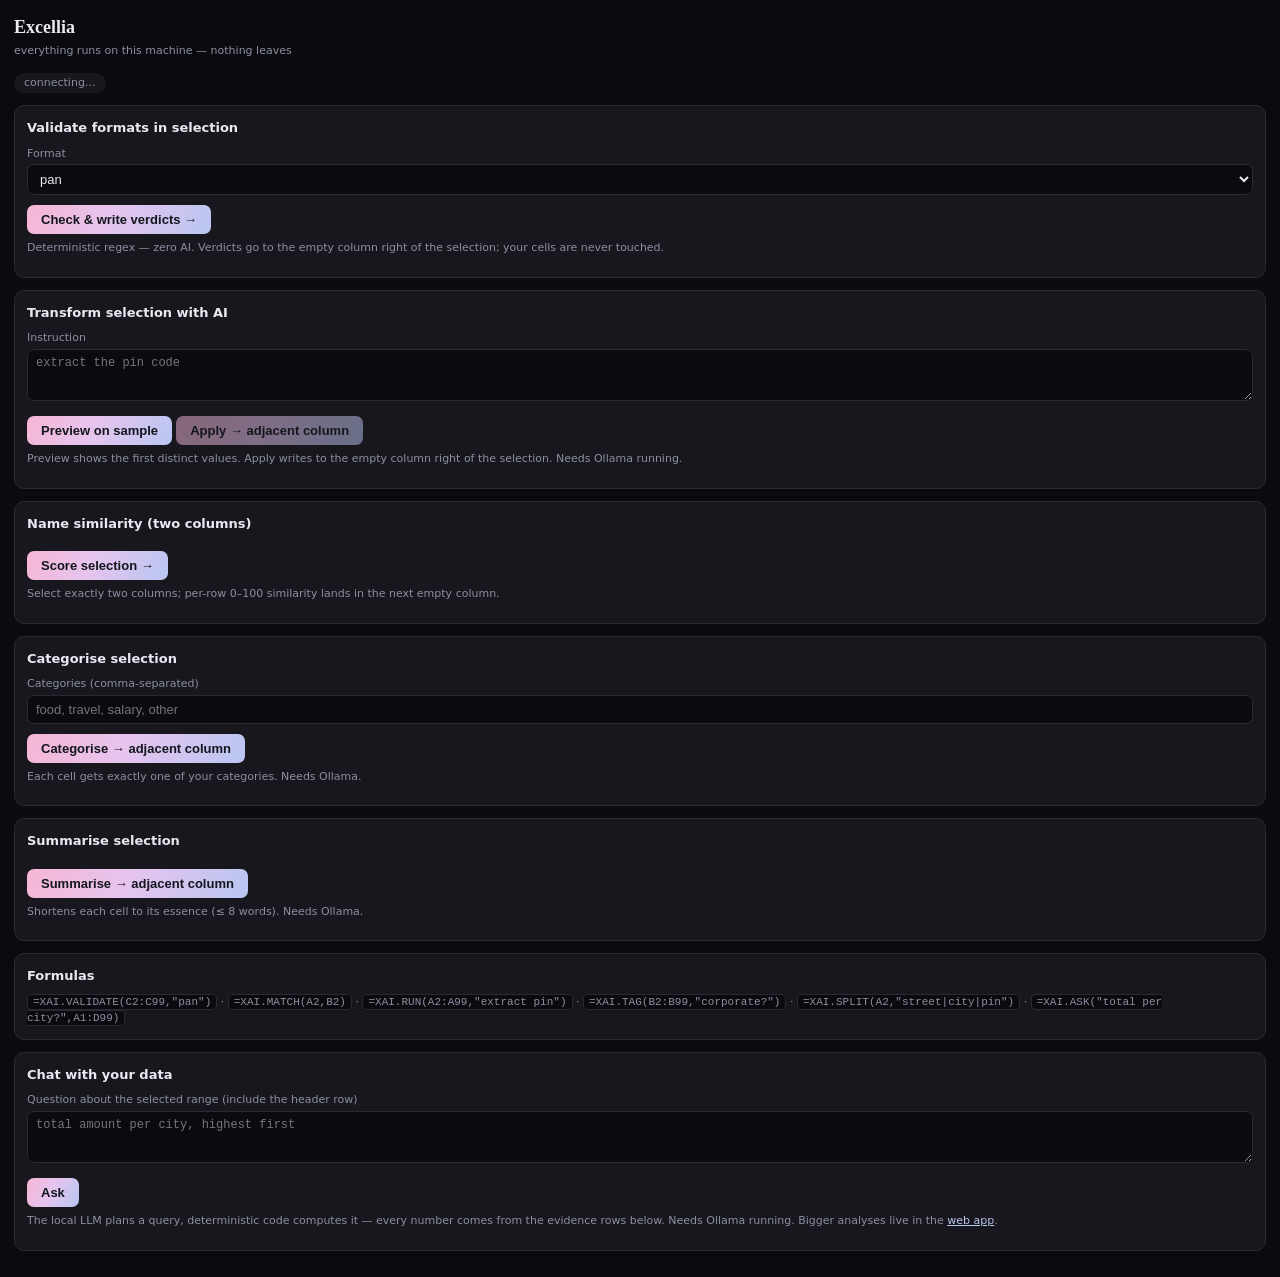
<file: excellia/addin/static/taskpane.html>
<!DOCTYPE html>
<html lang="en">
<head>
  <meta charset="utf-8">
  <meta name="viewport" content="width=device-width, initial-scale=1">
  <title>Excellia</title>
  <script src="https://appsforoffice.microsoft.com/lib/1/hosted/office.js"></script>
  <style>
    /* Same palette as the web app: near-black, pastel pink→periwinkle gradient
       for actions. The AI-written CELL accent in Excel stays #2563eb (spec). */
    :root { --bg:#0b0b0f; --panel:#17171d; --line:#2a2a35; --dim:#8b8fa0; --text:#e8e9f1;
            --grad:linear-gradient(115deg,#f6b6d4 0%,#e6c4ee 45%,#b9c6f2 100%);
            --dark:#14161d; --ok:#6fd9a3; --bad:#f08a8a; }
    * { box-sizing:border-box; margin:0; }
    body { font:13px/1.5 "Segoe UI", system-ui, sans-serif; color:var(--text);
      background:var(--bg); padding:14px; }
    h1 { font-size:18px; margin-bottom:2px; font-family:Georgia, serif; }
    .tag { color:var(--dim); font-size:11px; margin-bottom:12px; }
    a { color:#b9c6f2; }
    .pill { display:inline-block; font-size:11px; padding:2px 10px; border-radius:12px;
            background:var(--panel); color:var(--dim); margin-bottom:12px; }
    .pill.ok { background:#193526; color:var(--ok); } .pill.bad { background:#3a1d22; color:var(--bad); }
    section { border:1px solid var(--line); background:var(--panel); border-radius:10px;
      padding:12px; margin-bottom:12px; }
    h2 { font-size:13px; margin-bottom:8px; }
    label { display:block; font-size:11px; color:var(--dim); margin:8px 0 2px; }
    input, select, textarea { width:100%; padding:6px 8px; border:1px solid var(--line);
      border-radius:7px; font-size:13px; background:var(--bg); color:var(--text); }
    textarea { min-height:52px; font-family:Consolas, monospace; font-size:12px; }
    button { margin-top:10px; padding:7px 14px; border:0; border-radius:7px;
      background:var(--grad); color:var(--dark); font-weight:600; font-size:13px; cursor:pointer; }
    button:disabled { opacity:.5; }
    .out { margin-top:8px; font-size:12px; white-space:pre-wrap; color:var(--text); }
    .out.err { color:var(--bad); }
    .hint { color:var(--dim); font-size:11px; margin-top:6px; }
    table { border-collapse:collapse; margin-top:6px; width:100%; font-size:11px; }
    td, th { border:1px solid var(--line); padding:3px 6px; text-align:left; }
    .soon { color:var(--dim); font-size:12px; }
    code { background:var(--bg); border:1px solid var(--line); padding:1px 5px;
      border-radius:4px; font-size:11px; }
  </style>
</head>
<body>
  <h1>Excellia</h1>
  <p class="tag">everything runs on this machine — nothing leaves</p>
  <span id="pill" class="pill">connecting…</span>

  <section>
    <h2>Validate formats in selection</h2>
    <label>Format</label>
    <select id="v-fmt">
      <option>pan</option><option>gst</option><option>aadhaar</option>
      <option>email</option><option>phone</option><option>ifsc</option>
    </select>
    <button id="v-run">Check &amp; write verdicts →</button>
    <div class="hint">Deterministic regex — zero AI. Verdicts go to the empty column
      right of the selection; your cells are never touched.</div>
    <div class="out" id="v-out"></div>
  </section>

  <section>
    <h2>Transform selection with AI</h2>
    <label>Instruction</label>
    <textarea id="t-i" placeholder="extract the pin code"></textarea>
    <button id="t-preview">Preview on sample</button>
    <button id="t-apply" disabled>Apply → adjacent column</button>
    <div class="hint">Preview shows the first distinct values. Apply writes to the empty
      column right of the selection. Needs Ollama running.</div>
    <div class="out" id="t-out"></div>
  </section>

  <section>
    <h2>Name similarity (two columns)</h2>
    <button id="m-run">Score selection →</button>
    <div class="hint">Select exactly two columns; per-row 0–100 similarity lands in the
      next empty column.</div>
    <div class="out" id="m-out"></div>
  </section>

  <section>
    <h2>Categorise selection</h2>
    <label>Categories (comma-separated)</label>
    <input id="g-cats" placeholder="food, travel, salary, other">
    <button id="g-run">Categorise → adjacent column</button>
    <div class="hint">Each cell gets exactly one of your categories. Needs Ollama.</div>
    <div class="out" id="g-out"></div>
  </section>

  <section>
    <h2>Summarise selection</h2>
    <button id="s-run">Summarise → adjacent column</button>
    <div class="hint">Shortens each cell to its essence (≤ 8 words). Needs Ollama.</div>
    <div class="out" id="s-out"></div>
  </section>

  <section>
    <h2>Formulas</h2>
    <div class="hint">
      <code>=XAI.VALIDATE(C2:C99,"pan")</code> · <code>=XAI.MATCH(A2,B2)</code> ·
      <code>=XAI.RUN(A2:A99,"extract pin")</code> · <code>=XAI.TAG(B2:B99,"corporate?")</code> ·
      <code>=XAI.SPLIT(A2,"street|city|pin")</code> · <code>=XAI.ASK("total per city?",A1:D99)</code>
    </div>
  </section>

  <section>
    <h2>Chat with your data</h2>
    <label>Question about the selected range (include the header row)</label>
    <textarea id="c-q" placeholder="total amount per city, highest first"></textarea>
    <button id="c-ask">Ask</button>
    <div class="hint">The local LLM plans a query, deterministic code computes it — every
      number comes from the evidence rows below. Needs Ollama running. Bigger analyses live in
      the <a href="https://localhost:8443/app/" target="_blank">web app</a>.</div>
    <div class="out" id="c-out"></div>
    <div id="c-evidence"></div>
  </section>

  <script src="taskpane.js"></script>
</body>
</html>
</file>
